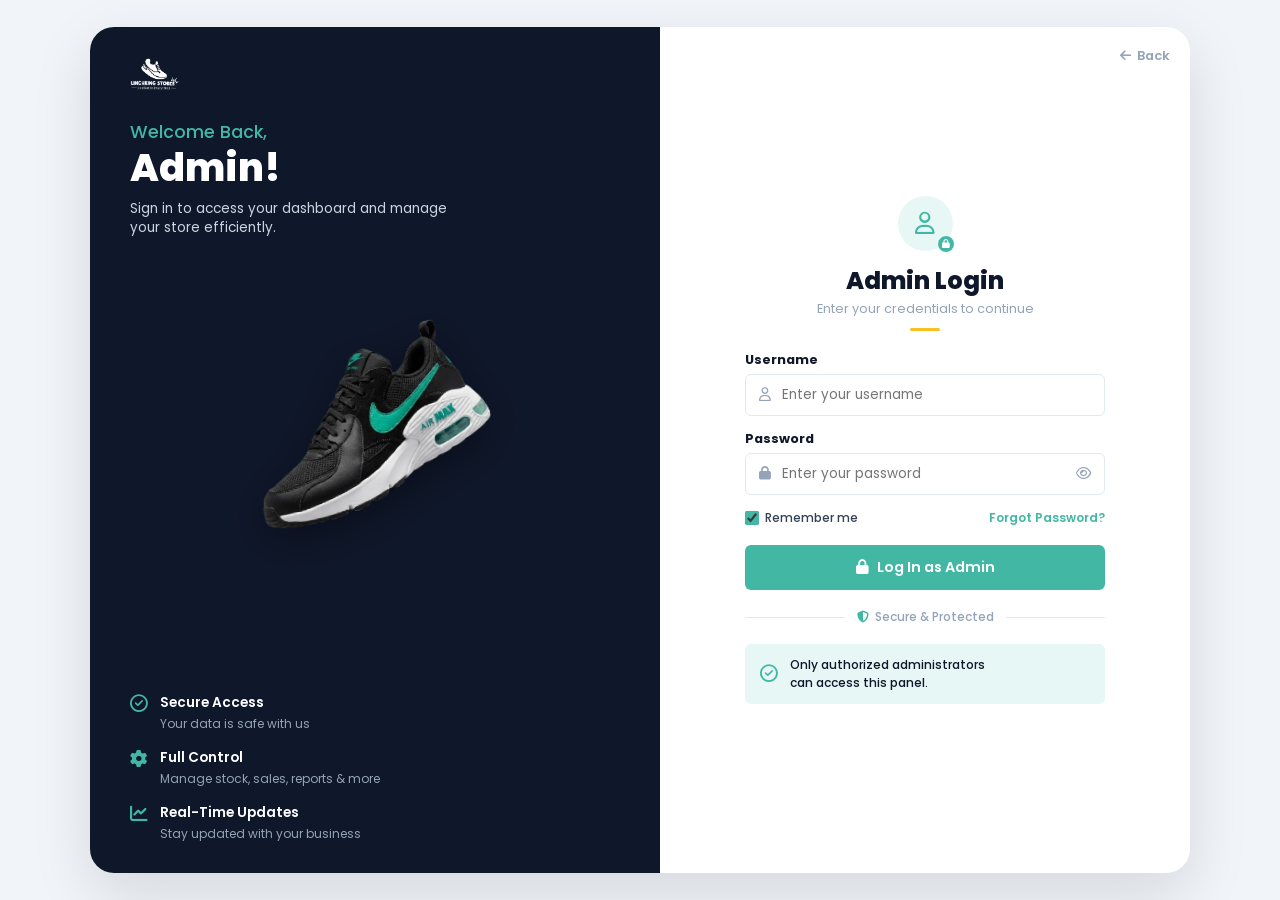
<file: admin-login.html>
<!DOCTYPE html>
<html lang="en">
<head>
    <meta charset="UTF-8">
    <meta name="viewport" content="width=device-width, initial-scale=1.0">
    <title>Admin Login - Linchking Stores</title>
    <link href="https://fonts.googleapis.com/css2?family=Poppins:wght@300;400;500;600;700;800&display=swap" rel="stylesheet">
    <link rel="stylesheet" href="https://cdnjs.cloudflare.com/ajax/libs/font-awesome/6.4.0/css/all.min.css">
    <style>
        :root {
            --teal: #42b8a4;
            --teal-light: #e6f7f5;
            --navy: #0f172a;
            --white: #ffffff;
            --text: #334155;
            --muted: #94a3b8;
            --border: #e2e8f0;
            --font: 'Poppins', sans-serif;
            --ease: all 0.3s ease;
        }
        * { margin: 0; padding: 0; box-sizing: border-box; }
        body { font-family: var(--font); height: 100vh; display: flex; align-items: center; justify-content: center; background: #f1f5f9; padding: 20px; overflow: hidden; }
        
        .login-container {
            display: flex;
            width: 100%;
            max-width: 1100px;
            height: 94vh;
            min-height: 500px;
            background: var(--white);
            border-radius: 24px;
            box-shadow: 0 20px 60px rgba(0,0,0,0.12);
            overflow: hidden;
            position: relative;
        }
        
        .left-panel { flex: 1; background: var(--navy); color: var(--white); padding: 30px 40px; display: flex; flex-direction: column; position: relative; }
        .logo-img { height: 35px; filter: brightness(0) invert(1); margin-bottom: 20px; }
        
        .welcome-sub { font-size: 1.1rem; color: var(--teal); font-weight: 500; margin-bottom: 2px; }
        .welcome-title { font-size: 2.4rem; font-weight: 800; margin-bottom: 10px; line-height: 1.1; color: var(--white); }
        .welcome-desc { font-size: 0.85rem; color: #cbd5e1; max-width: 320px; line-height: 1.4; }
        
        .shoe-img { width: 100%; max-width: 320px; margin: auto; transform: rotate(-5deg); filter: drop-shadow(0 10px 20px rgba(0,0,0,0.4)); }
        
        .features { margin-top: auto; display: flex; flex-direction: column; gap: 15px; }
        .feat-item { display: flex; align-items: flex-start; gap: 12px; }
        .feat-icon { color: var(--teal); font-size: 1.1rem; margin-top: 2px; }
        .feat-text h4 { font-size: 0.85rem; font-weight: 600; margin-bottom: 2px; color: var(--white); }
        .feat-text p { font-size: 0.75rem; color: #94a3b8; }

        .right-panel { flex: 1; display: flex; flex-direction: column; justify-content: center; align-items: center; padding: 20px; position: relative; }
        .login-box { width: 100%; max-width: 360px; }
        
        .icon-top { width: 55px; height: 55px; background: var(--teal-light); border-radius: 50%; display: flex; align-items: center; justify-content: center; font-size: 1.4rem; color: var(--teal); margin: 0 auto 12px; position: relative; }
        .icon-top .lock-badge { position: absolute; bottom: -2px; right: -2px; background: var(--teal); color: var(--white); width: 18px; height: 18px; border-radius: 50%; font-size: 0.55rem; display: flex; align-items: center; justify-content: center; border: 1.5px solid var(--white); }
        
        .login-title { text-align: center; font-size: 1.5rem; color: var(--navy); font-weight: 800; margin-bottom: 2px; }
        .login-sub { text-align: center; font-size: 0.8rem; color: var(--muted); margin-bottom: 20px; }
        .login-sub::after { content: ''; display: block; width: 30px; height: 3px; background: #fbbf24; margin: 10px auto 0; border-radius: 2px; }
        
        .form-group { margin-bottom: 14px; }
        .form-group label { display: block; font-size: 0.8rem; font-weight: 700; margin-bottom: 5px; color: var(--navy); }
        .input-wrap { position: relative; }
        .input-wrap i { position: absolute; left: 14px; top: 50%; transform: translateY(-50%); color: var(--muted); font-size: 0.85rem;}
        .input-wrap input { width: 100%; padding: 10px 14px 10px 36px; border: 1.5px solid var(--border); border-radius: 6px; font-family: var(--font); font-size: 0.85rem; outline: none; transition: var(--ease); color: var(--text); }
        .input-wrap input:focus { border-color: var(--teal); }
        .input-wrap .eye-icon { left: auto; right: 14px; cursor: pointer; }
        
        .form-options { display: flex; justify-content: space-between; align-items: center; margin-bottom: 18px; font-size: 0.75rem; }
        .remember { display: flex; align-items: center; gap: 6px; color: var(--text); font-weight: 500; cursor: pointer; }
        .remember input { accent-color: var(--teal); width: 14px; height: 14px; }
        .forgot { color: var(--teal); font-weight: 600; text-decoration: none; }
        
        .submit-btn { width: 100%; padding: 12px; background: var(--teal); color: var(--white); border: none; border-radius: 6px; font-family: var(--font); font-size: 0.9rem; font-weight: 600; cursor: pointer; display: flex; justify-content: center; align-items: center; gap: 8px; transition: var(--ease); }
        .submit-btn:hover { background: #359f8c; transform: translateY(-2px); box-shadow: 0 8px 15px rgba(66, 184, 164, 0.2); }
        
        .divider { display: flex; align-items: center; text-align: center; margin: 18px 0; color: var(--muted); font-size: 0.75rem; font-weight: 500; }
        .divider::before, .divider::after { content: ''; flex: 1; border-bottom: 1.5px solid var(--border); }
        .divider:not(:empty)::before { margin-right: 12px; }
        .divider:not(:empty)::after { margin-left: 12px; }
        
        .info-box { background: var(--teal-light); border-radius: 6px; padding: 12px 15px; display: flex; align-items: center; gap: 12px; font-size: 0.75rem; color: var(--navy); font-weight: 500; }
        .info-box i { color: var(--teal); font-size: 1.1rem; }
        
        .back-btn { position: absolute; top: 20px; right: 20px; color: var(--muted); font-size: 0.8rem; font-weight: 600; display: flex; align-items: center; gap: 6px; text-decoration: none; transition: var(--ease); }
        .back-btn:hover { color: var(--navy); }
        
                        @media(max-width: 900px) {
            body { padding: 10px; overflow: auto; height: auto; }
            .login-container { flex-direction: column; height: auto; max-height: none; }
            .left-panel { flex: none; width: 100%; min-height: auto; padding: 20px 20px 10px; text-align: center; }
            .right-panel { flex: none; width: 100%; min-height: auto; padding: 10px 20px 30px; }
            .back-btn { position: relative; top: 0; right: 0; justify-content: center; margin-bottom: 15px; }
            
            /* Compress Left Panel for mobile */
            .welcome-title { font-size: 1.8rem; margin-bottom: 0; }
            .welcome-sub { font-size: 0.9rem; margin-bottom: 5px; }
            .welcome-desc, .shoe-img, .features { display: none !important; } /* Hide massive marketing elements */
            .logo-img { max-height: 40px; margin-bottom: 10px; }
            
            /* Compress Login Box */
            .login-box { padding: 20px 15px; box-shadow: 0 5px 20px rgba(0,0,0,0.05); }
            .icon-top { width: 50px; height: 50px; font-size: 1.2rem; margin-bottom: 15px; }
            .login-title { font-size: 1.3rem; }
            .submit-btn { padding: 10px; }
        }
    </style>
    <link rel="icon" href="assets/images/logo.png" type="image/png">
</head>
<body>
    <div class="login-container">
        <div class="left-panel">
        <a href="index.html"><img src="assets/images/logo.png" alt="Logo" class="logo-img"></a>
        <div class="welcome-sub">Welcome Back,</div>
        <h1 class="welcome-title">Admin!</h1>
        <p class="welcome-desc">Sign in to access your dashboard and manage your store efficiently.</p>
        
        <img src="assets/images/hero-shoe.png" alt="Shoe" class="shoe-img">
        
        <div class="features">
            <div class="feat-item">
                <i class="fa-regular fa-circle-check feat-icon"></i>
                <div class="feat-text">
                    <h4>Secure Access</h4>
                    <p>Your data is safe with us</p>
                </div>
            </div>
            <div class="feat-item">
                <i class="fa-solid fa-gear feat-icon"></i>
                <div class="feat-text">
                    <h4>Full Control</h4>
                    <p>Manage stock, sales, reports & more</p>
                </div>
            </div>
            <div class="feat-item">
                <i class="fa-solid fa-chart-line feat-icon"></i>
                <div class="feat-text">
                    <h4>Real-Time Updates</h4>
                    <p>Stay updated with your business</p>
                </div>
            </div>
        </div>
    </div>
    
    <div class="right-panel">
        <a href="login.html" class="back-btn"><i class="fa-solid fa-arrow-left"></i> Back</a>
        <div class="login-box">
            <div class="icon-top">
                <i class="fa-regular fa-user"></i>
                <div class="lock-badge"><i class="fa-solid fa-lock"></i></div>
            </div>
            <h2 class="login-title">Admin Login</h2>
            <p class="login-sub">Enter your credentials to continue</p>
            
            <form id="loginForm" onsubmit="submitLogin(event); return false;">
                <input type="hidden" name="action" value="login">
                            <input type="hidden" name="expected_role" value="Admin">
                <input type="hidden" name="role" value="admin">
                <div class="form-group">
                    <label>Username</label>
                    <div class="input-wrap">
                        <i class="fa-regular fa-user"></i>
                        <input type="text" name="username" id="username" placeholder="Enter your username" required>
                    </div>
                </div>
                <div class="form-group">
                    <label>Password</label>
                    <div class="input-wrap">
                        <i class="fa-solid fa-lock"></i>
                        <input type="password" name="password" id="password" placeholder="Enter your password" required>
                        <i class="fa-regular fa-eye eye-icon"></i>
                    </div>
                </div>
                
                <div class="form-options">
                    <label class="remember">
                        <input type="checkbox" checked> Remember me
                    </label>
                    <a href="#" class="forgot">Forgot Password?</a>
                </div>
                
                <button type="submit" class="submit-btn"><i class="fa-solid fa-lock"></i> Log In as Admin</button>
            </form>
            
            <script>
                function submitLogin(e) {
                    e.preventDefault();
                    const formData = new FormData(document.getElementById('loginForm'));
                    fetch('database/auth.php', { method: 'POST', body: formData })
                    .then(res => res.json())
                    .then(data => {
                        if (data.status === 'success') {
                            if (data.data.must_change_password === 1) {
                                window.location.href = 'dashboard.html?role=' + data.data.role + '&force_pw=1';
                            } else {
                                window.location.href = 'dashboard.html?role=' + data.data.role;
                            }
                        } else {
                            alert(data.message);
                        }
                    });
                }
            </script>
            
            <div class="divider"><i class="fa-solid fa-shield-halved" style="color:var(--teal); margin-right:6px;"></i> Secure & Protected</div>
            
            <div class="info-box">
                <i class="fa-regular fa-circle-check"></i>
                <div>Only authorized administrators<br>can access this panel.</div>
            </div>
        </div>
    </div>
</body>
</html>
</file>
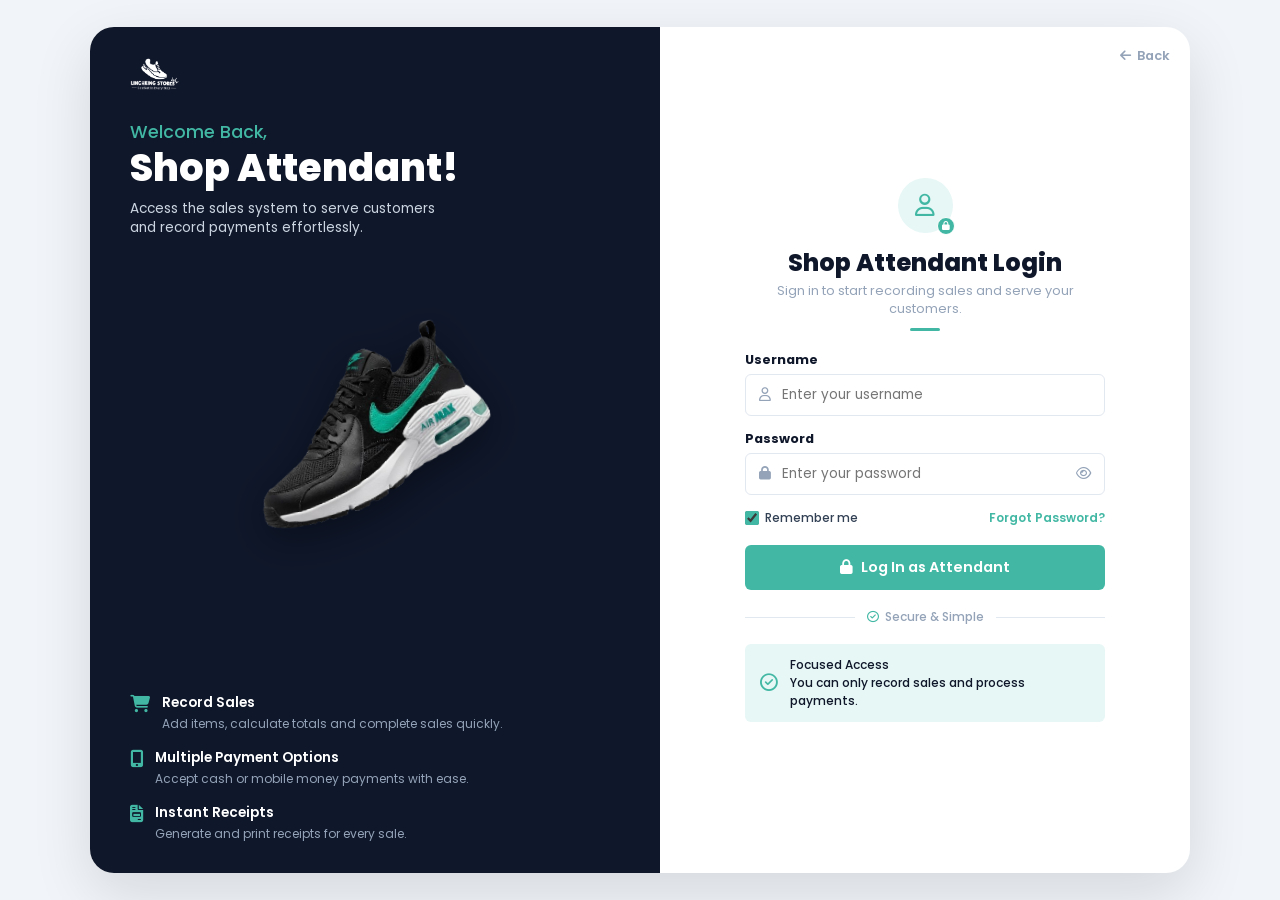
<file: attendant-login.html>
<!DOCTYPE html>
<html lang="en">
<head>
    <meta charset="UTF-8">
    <meta name="viewport" content="width=device-width, initial-scale=1.0">
    <title>Attendant Login - Linchking Stores</title>
    <link href="https://fonts.googleapis.com/css2?family=Poppins:wght@300;400;500;600;700;800&display=swap" rel="stylesheet">
    <link rel="stylesheet" href="https://cdnjs.cloudflare.com/ajax/libs/font-awesome/6.4.0/css/all.min.css">
    <style>
        :root {
            --teal: #42b8a4;
            --teal-light: #e6f7f5;
            --navy: #0f172a;
            --white: #ffffff;
            --text: #334155;
            --muted: #94a3b8;
            --border: #e2e8f0;
            --font: 'Poppins', sans-serif;
            --ease: all 0.3s ease;
        }
        * { margin: 0; padding: 0; box-sizing: border-box; }
        body { font-family: var(--font); height: 100vh; display: flex; align-items: center; justify-content: center; background: #f1f5f9; padding: 20px; overflow: hidden; }
        
        .login-container {
            display: flex;
            width: 100%;
            max-width: 1100px;
            height: 94vh;
            min-height: 500px;
            background: var(--white);
            border-radius: 24px;
            box-shadow: 0 20px 60px rgba(0,0,0,0.12);
            overflow: hidden;
            position: relative;
        }
        
        .left-panel { flex: 1; background: var(--navy); color: var(--white); padding: 30px 40px; display: flex; flex-direction: column; position: relative; }
        .logo-img { height: 35px; filter: brightness(0) invert(1); margin-bottom: 20px; }
        
        .welcome-sub { font-size: 1.1rem; color: var(--teal); font-weight: 500; margin-bottom: 2px; }
        .welcome-title { font-size: 2.4rem; font-weight: 800; margin-bottom: 10px; line-height: 1.1; color: var(--white); }
        .welcome-desc { font-size: 0.85rem; color: #cbd5e1; max-width: 320px; line-height: 1.4; }
        
        .shoe-img { width: 100%; max-width: 320px; margin: auto; transform: rotate(-5deg); filter: drop-shadow(0 10px 20px rgba(0,0,0,0.4)); }
        
        .features { margin-top: auto; display: flex; flex-direction: column; gap: 15px; }
        .feat-item { display: flex; align-items: flex-start; gap: 12px; }
        .feat-icon { color: var(--teal); font-size: 1.1rem; margin-top: 2px; }
        .feat-text h4 { font-size: 0.85rem; font-weight: 600; margin-bottom: 2px; color: var(--white); }
        .feat-text p { font-size: 0.75rem; color: #94a3b8; }

        .right-panel { flex: 1; display: flex; flex-direction: column; justify-content: center; align-items: center; padding: 20px; position: relative; }
        .login-box { width: 100%; max-width: 360px; }
        
        .icon-top { width: 55px; height: 55px; background: var(--teal-light); border-radius: 50%; display: flex; align-items: center; justify-content: center; font-size: 1.4rem; color: var(--teal); margin: 0 auto 12px; position: relative; }
        .icon-top .lock-badge { position: absolute; bottom: -2px; right: -2px; background: var(--teal); color: var(--white); width: 18px; height: 18px; border-radius: 50%; font-size: 0.55rem; display: flex; align-items: center; justify-content: center; border: 1.5px solid var(--white); }
        
        .login-title { text-align: center; font-size: 1.5rem; color: var(--navy); font-weight: 800; margin-bottom: 2px; }
        .login-sub { text-align: center; font-size: 0.8rem; color: var(--muted); margin-bottom: 20px; }
        .login-sub::after { content: ''; display: block; width: 30px; height: 3px; background: var(--teal); margin: 10px auto 0; border-radius: 2px; }
        
        .form-group { margin-bottom: 14px; }
        .form-group label { display: block; font-size: 0.8rem; font-weight: 700; margin-bottom: 5px; color: var(--navy); }
        .input-wrap { position: relative; }
        .input-wrap i { position: absolute; left: 14px; top: 50%; transform: translateY(-50%); color: var(--muted); font-size: 0.85rem;}
        .input-wrap input { width: 100%; padding: 10px 14px 10px 36px; border: 1.5px solid var(--border); border-radius: 6px; font-family: var(--font); font-size: 0.85rem; outline: none; transition: var(--ease); color: var(--text); }
        .input-wrap input:focus { border-color: var(--teal); }
        .input-wrap .eye-icon { left: auto; right: 14px; cursor: pointer; }
        
        .form-options { display: flex; justify-content: space-between; align-items: center; margin-bottom: 18px; font-size: 0.75rem; }
        .remember { display: flex; align-items: center; gap: 6px; color: var(--text); font-weight: 500; cursor: pointer; }
        .remember input { accent-color: var(--teal); width: 14px; height: 14px; }
        .forgot { color: var(--teal); font-weight: 600; text-decoration: none; }
        
        .submit-btn { width: 100%; padding: 12px; background: var(--teal); color: var(--white); border: none; border-radius: 6px; font-family: var(--font); font-size: 0.9rem; font-weight: 600; cursor: pointer; display: flex; justify-content: center; align-items: center; gap: 8px; transition: var(--ease); }
        .submit-btn:hover { background: #359f8c; transform: translateY(-2px); box-shadow: 0 8px 15px rgba(66, 184, 164, 0.2); }
        
        .divider { display: flex; align-items: center; text-align: center; margin: 18px 0; color: var(--muted); font-size: 0.75rem; font-weight: 500; }
        .divider::before, .divider::after { content: ''; flex: 1; border-bottom: 1.5px solid var(--border); }
        .divider:not(:empty)::before { margin-right: 12px; }
        .divider:not(:empty)::after { margin-left: 12px; }
        
        .info-box { background: var(--teal-light); border-radius: 6px; padding: 12px 15px; display: flex; align-items: center; gap: 12px; font-size: 0.75rem; color: var(--navy); font-weight: 500; }
        .info-box i { color: var(--teal); font-size: 1.1rem; }
        
        .back-btn { position: absolute; top: 20px; right: 20px; color: var(--muted); font-size: 0.8rem; font-weight: 600; display: flex; align-items: center; gap: 6px; text-decoration: none; transition: var(--ease); }
        .back-btn:hover { color: var(--navy); }
        
                        @media(max-width: 900px) {
            body { padding: 10px; overflow: auto; height: auto; }
            .login-container { flex-direction: column; height: auto; max-height: none; }
            .left-panel { flex: none; width: 100%; min-height: auto; padding: 20px 20px 10px; text-align: center; }
            .right-panel { flex: none; width: 100%; min-height: auto; padding: 10px 20px 30px; }
            .back-btn { position: relative; top: 0; right: 0; justify-content: center; margin-bottom: 15px; }
            
            /* Compress Left Panel for mobile */
            .welcome-title { font-size: 1.8rem; margin-bottom: 0; }
            .welcome-sub { font-size: 0.9rem; margin-bottom: 5px; }
            .welcome-desc, .shoe-img, .features { display: none !important; } /* Hide massive marketing elements */
            .logo-img { max-height: 40px; margin-bottom: 10px; }
            
            /* Compress Login Box */
            .login-box { padding: 20px 15px; box-shadow: 0 5px 20px rgba(0,0,0,0.05); }
            .icon-top { width: 50px; height: 50px; font-size: 1.2rem; margin-bottom: 15px; }
            .login-title { font-size: 1.3rem; }
            .submit-btn { padding: 10px; }
        }
    </style>
    <link rel="icon" href="assets/images/logo.png" type="image/png">
</head>
<body>
    <div class="login-container">
        <div class="left-panel">
        <a href="index.html"><img src="assets/images/logo.png" alt="Logo" class="logo-img"></a>
        <div class="welcome-sub">Welcome Back,</div>
        <h1 class="welcome-title">Shop Attendant!</h1>
        <p class="welcome-desc">Access the sales system to serve customers and record payments effortlessly.</p>
        
        <img src="assets/images/hero-shoe.png" alt="Shoe" class="shoe-img">
        
        <div class="features">
            <div class="feat-item">
                <i class="fa-solid fa-cart-shopping feat-icon"></i>
                <div class="feat-text">
                    <h4>Record Sales</h4>
                    <p>Add items, calculate totals and complete sales quickly.</p>
                </div>
            </div>
            <div class="feat-item">
                <i class="fa-solid fa-mobile-screen-button feat-icon"></i>
                <div class="feat-text">
                    <h4>Multiple Payment Options</h4>
                    <p>Accept cash or mobile money payments with ease.</p>
                </div>
            </div>
            <div class="feat-item">
                <i class="fa-solid fa-file-invoice feat-icon"></i>
                <div class="feat-text">
                    <h4>Instant Receipts</h4>
                    <p>Generate and print receipts for every sale.</p>
                </div>
            </div>
        </div>
    </div>
    
    <div class="right-panel">
        <a href="login.html" class="back-btn"><i class="fa-solid fa-arrow-left"></i> Back</a>
        <div class="login-box">
            <div class="icon-top">
                <i class="fa-regular fa-user"></i>
                <div class="lock-badge"><i class="fa-solid fa-lock"></i></div>
            </div>
            <h2 class="login-title">Shop Attendant Login</h2>
            <p class="login-sub">Sign in to start recording sales and serve your customers.</p>
            
            <form id="loginForm" onsubmit="submitLogin(event); return false;">
                <input type="hidden" name="action" value="login">
                            <input type="hidden" name="expected_role" value="Attendant">
                <input type="hidden" name="role" value="attendant">
                <div class="form-group">
                    <label>Username</label>
                    <div class="input-wrap">
                        <i class="fa-regular fa-user"></i>
                        <input type="text" name="username" id="username" placeholder="Enter your username" required>
                    </div>
                </div>
                <div class="form-group">
                    <label>Password</label>
                    <div class="input-wrap">
                        <i class="fa-solid fa-lock"></i>
                        <input type="password" name="password" id="password" placeholder="Enter your password" required>
                        <i class="fa-regular fa-eye eye-icon"></i>
                    </div>
                </div>
                
                <div class="form-options">
                    <label class="remember">
                        <input type="checkbox" checked> Remember me
                    </label>
                    <a href="#" class="forgot">Forgot Password?</a>
                </div>
                
                <button type="submit" class="submit-btn"><i class="fa-solid fa-lock"></i> Log In as Attendant</button>
            </form>
            
            <script>
                function submitLogin(e) {
                    e.preventDefault();
                    const formData = new FormData(document.getElementById('loginForm'));
                    fetch('database/auth.php', { method: 'POST', body: formData })
                    .then(res => res.json())
                    .then(data => {
                        if (data.status === 'success') {
                            if (data.data.must_change_password === 1) {
                                window.location.href = 'dashboard.html?role=' + data.data.role + '&force_pw=1';
                            } else {
                                window.location.href = 'dashboard.html?role=' + data.data.role;
                            }
                        } else {
                            alert(data.message);
                        }
                    });
                }
            </script>
            
            <div class="divider"><i class="fa-regular fa-circle-check" style="color:var(--teal); margin-right:6px;"></i> Secure & Simple</div>
            
            <div class="info-box">
                <i class="fa-regular fa-circle-check"></i>
                <div>Focused Access<br>You can only record sales and process payments.</div>
            </div>
        </div>
    </div>
</body>
</html>
</file>
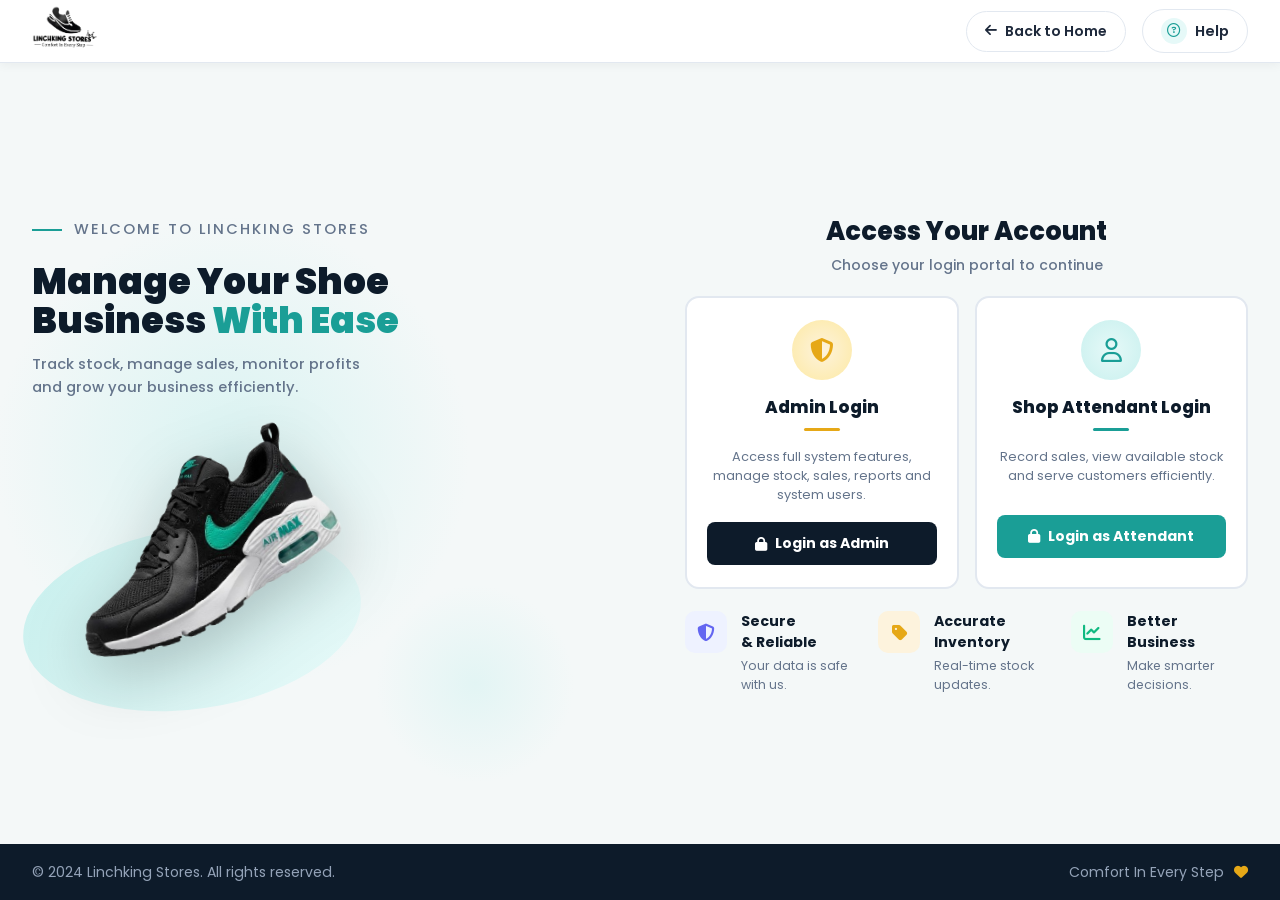
<file: login.html>
<!DOCTYPE html>
<html lang="en">
<head>
    <meta charset="UTF-8">
    <meta name="viewport" content="width=device-width, initial-scale=1.0">
    <title>Login - Linchking Stores</title>
    <meta name="description" content="Login to Linchking Stores management system - Admin or Shop Attendant access.">
    <link rel="preconnect" href="https://fonts.googleapis.com">
    <link rel="preconnect" href="https://fonts.gstatic.com" crossorigin>
    <link href="https://fonts.googleapis.com/css2?family=Poppins:wght@300;400;500;600;700;800;900&display=swap" rel="stylesheet">
    <link rel="stylesheet" href="https://cdnjs.cloudflare.com/ajax/libs/font-awesome/6.4.0/css/all.min.css">
    <style>
        :root {
            --teal:       #1a9e96;
            --teal-dark:  #14827b;
            --teal-light: #e6f9f8;
            --teal-mid:   #c8f0ee;
            --navy:       #0d1b2a;
            --white:      #ffffff;
            --off-white:  #f4f8f8;
            --text:       #1e293b;
            --muted:      #64748b;
            --border:     #e2e8f0;
            --gold:       #e6a817;
            --gold-light: #fdf3dd;
            --font:       'Poppins', sans-serif;
            --ease:       all 0.28s ease;
            --radius:     14px;
        }

        *, *::before, *::after { margin: 0; padding: 0; box-sizing: border-box; }
        html { scroll-behavior: smooth; }

        body {
            font-family: var(--font);
            background: var(--off-white);
            color: var(--text);
            height: 100vh;
            display: flex;
            flex-direction: column;
            overflow: hidden;
        }

        a { text-decoration: none; color: inherit; transition: var(--ease); }

        /* ===================== NAVBAR ===================== */
        .navbar {
            background: var(--white);
            border-bottom: 1px solid var(--border);
            box-shadow: 0 2px 10px rgba(0,0,0,0.05);
            position: sticky;
            top: 0;
            z-index: 100;
        }
        .nav-inner {
            max-width: 1280px;
            margin: 0 auto;
            padding: 0 32px;
            height: 62px;
            display: flex;
            align-items: center;
            justify-content: space-between;
        }
        .nav-logo img {
            height: 46px;
            width: auto;
            object-fit: contain;
            mix-blend-mode: multiply;
        }
        .nav-links {
            display: flex;
            align-items: center;
            gap: 36px;
        }
        .nav-links a {
            font-weight: 600;
            font-size: 0.95rem;
            color: var(--text);
            position: relative;
            padding-bottom: 4px;
        }
        .nav-links a::after {
            content: '';
            position: absolute;
            bottom: 0; left: 0;
            width: 0; height: 2.5px;
            background: var(--teal);
            border-radius: 2px;
            transition: var(--ease);
        }
        .nav-links a:hover { color: var(--teal); }
        .nav-links a:hover::after,
        .nav-links a.active::after { width: 100%; }
        .nav-links a.active { color: var(--teal); }

        .nav-divider {
            width: 1px;
            height: 28px;
            background: var(--border);
        }
        .back-btn {
            display: inline-flex;
            align-items: center;
            gap: 8px;
            padding: 9px 18px;
            border-radius: 50px;
            border: 1.5px solid var(--border);
            font-weight: 600;
            font-size: 0.88rem;
            color: var(--text);
            background: var(--white);
            transition: var(--ease);
            cursor: pointer;
        }
        .back-btn:hover {
            border-color: var(--teal);
            color: var(--teal);
            background: var(--teal-light);
            transform: translateX(-3px);
        }
        .back-btn i {
            font-size: 0.85rem;
        }
        .help-btn {
            display: flex;
            align-items: center;
            gap: 8px;
            padding: 8px 18px;
            border-radius: 50px;
            border: 1.5px solid var(--border);
            font-weight: 600;
            font-size: 0.9rem;
            color: var(--text);
            transition: var(--ease);
        }
        .help-btn i {
            width: 26px; height: 26px;
            background: var(--teal-light);
            color: var(--teal);
            border-radius: 50%;
            display: flex; align-items: center; justify-content: center;
            font-size: 0.85rem;
        }
        .help-btn:hover {
            border-color: var(--teal);
            color: var(--teal);
            background: var(--teal-light);
        }

        /* ===================== MAIN ===================== */
        .main {
            flex: 1;
            display: flex;
            align-items: stretch;
            max-width: 1280px;
            margin: 0 auto;
            width: 100%;
            padding: 0 32px;
            gap: 0;
            flex: 1;
        }

        /* ---- LEFT PANEL ---- */
        .left-panel {
            flex: 1;
            display: flex;
            flex-direction: column;
            justify-content: center;
            padding: 20px 40px 20px 0;
            position: relative;
        }

        /* Background blobs */
        .left-panel::before {
            content: '';
            position: absolute;
            top: 50%;
            left: -40px;
            transform: translateY(-50%);
            width: 480px;
            height: 480px;
            background: radial-gradient(circle, var(--teal-mid) 0%, transparent 70%);
            border-radius: 50%;
            z-index: 0;
            opacity: 0.6;
        }
        .left-panel::after {
            content: '';
            position: absolute;
            bottom: 60px;
            right: 60px;
            width: 200px;
            height: 200px;
            background: radial-gradient(circle, var(--teal-mid) 0%, transparent 70%);
            border-radius: 50%;
            z-index: 0;
            opacity: 0.4;
        }

        .left-content {
            position: relative;
            z-index: 2;
        }

        .left-label {
            font-size: 0.75rem;
            font-weight: 700;
            letter-spacing: 2px;
            color: var(--teal);
            text-transform: uppercase;
            margin-bottom: 20px;
            display: flex;
            align-items: center;
            gap: 12px;
        }
        .left-label::before {
            content: '';
            width: 30px;
            height: 2px;
            background: var(--teal);
        }

        .left-panel h1 {
            font-size: clamp(1.6rem, 2.8vw, 2.6rem);
            font-weight: 900;
            line-height: 1.1;
            color: var(--navy);
            margin-bottom: 12px;
        }
        .left-panel h1 span { color: var(--teal); }

        .left-panel p {
            font-size: 0.92rem;
            color: var(--muted);
            font-weight: 500;
            line-height: 1.6;
            max-width: 380px;
            margin-bottom: 20px;
        }

        /* Shoe Image - positioned as focal point */
        .shoe-wrap {
            position: relative;
            display: flex;
            align-items: center;
            margin-top: 0;
        }

        /* Big teal ellipse blob behind shoe */
        .shoe-blob {
            position: absolute;
            bottom: -20px;
            left: -10px;
            width: 340px;
            height: 180px;
            background: linear-gradient(135deg, var(--teal-mid) 0%, var(--teal-light) 100%);
            border-radius: 50%;
            z-index: 0;
            transform: rotate(-8deg);
        }

        .hero-shoe {
            position: relative;
            z-index: 2;
            width: 360px;
            max-width: 100%;
            object-fit: contain;
            filter: drop-shadow(0 20px 32px rgba(0,0,0,0.22));
            transform: rotate(-5deg) translateY(-10px);
            animation: shoeFloat 4s ease-in-out infinite;
        }

        @keyframes shoeFloat {
            0%, 100% { transform: rotate(-5deg) translateY(-10px); }
            50%       { transform: rotate(-5deg) translateY(-24px); }
        }

        /* ---- RIGHT PANEL ---- */
        .right-panel {
            flex: 1;
            display: flex;
            flex-direction: column;
            justify-content: center;
            padding: 20px 0 20px 50px;
        }

        .portal-title {
            text-align: center;
            margin-bottom: 20px;
        }
        .portal-title h2 {
            font-size: 1.6rem;
            font-weight: 800;
            color: var(--navy);
            margin-bottom: 4px;
        }
        .portal-title p {
            font-size: 0.88rem;
            color: var(--muted);
            font-weight: 500;
        }

        /* Login cards row */
        .login-cards {
            display: grid;
            grid-template-columns: 1fr 1fr;
            gap: 16px;
            margin-bottom: 22px;
        }

        .login-card {
            background: var(--white);
            border-radius: var(--radius);
            padding: 22px 20px;
            text-align: center;
            border: 2px solid var(--border);
            transition: var(--ease);
            cursor: pointer;
        }
        .login-card:hover {
            border-color: var(--teal);
            box-shadow: 0 12px 36px rgba(26,158,150,0.12);
            transform: translateY(-4px);
        }

        /* Card icon circles */
        .card-icon {
            width: 60px;
            height: 60px;
            border-radius: 50%;
            display: flex;
            align-items: center;
            justify-content: center;
            margin: 0 auto 14px;
            font-size: 1.5rem;
        }
        .card-icon.gold-icon {
            background: radial-gradient(circle, var(--gold-light) 0%, #fde9a2 100%);
            color: var(--gold);
        }
        .card-icon.teal-icon {
            background: radial-gradient(circle, var(--teal-light) 0%, var(--teal-mid) 100%);
            color: var(--teal);
        }

        .login-card h3 {
            font-size: 1.05rem;
            font-weight: 800;
            color: var(--navy);
            margin-bottom: 8px;
        }

        /* Underline accent below title */
        .card-divider {
            width: 36px;
            height: 2.5px;
            background: var(--gold);
            border-radius: 2px;
            margin: 0 auto 16px;
        }
        .login-card:nth-child(2) .card-divider { background: var(--teal); }

        .login-card p {
            font-size: 0.8rem;
            color: var(--muted);
            line-height: 1.5;
            margin-bottom: 18px;
            min-height: 50px;
        }

        /* Login buttons inside cards */
        .card-btn {
            display: flex;
            align-items: center;
            justify-content: center;
            gap: 8px;
            width: 100%;
            padding: 11px 16px;
            border-radius: 8px;
            font-family: var(--font);
            font-weight: 700;
            font-size: 0.88rem;
            border: none;
            cursor: pointer;
            transition: var(--ease);
        }
        .card-btn.admin-btn {
            background: var(--navy);
            color: var(--white);
        }
        .card-btn.admin-btn:hover {
            background: #192540;
            transform: translateY(-2px);
            box-shadow: 0 8px 20px rgba(13,27,42,0.25);
        }
        .card-btn.attendant-btn {
            background: var(--teal);
            color: var(--white);
        }
        .card-btn.attendant-btn:hover {
            background: var(--teal-dark);
            transform: translateY(-2px);
            box-shadow: 0 8px 20px rgba(26,158,150,0.3);
        }

        /* ---- Features Row ---- */
        .features-row {
            display: grid;
            grid-template-columns: repeat(3, 1fr);
            gap: 16px;
        }

        .feat-item {
            display: flex;
            align-items: flex-start;
            gap: 14px;
        }

        .feat-ico {
            width: 42px;
            height: 42px;
            border-radius: 10px;
            display: flex;
            align-items: center;
            justify-content: center;
            font-size: 1.1rem;
            flex-shrink: 0;
        }
        .feat-ico.shield-ico { background: #eef2ff; color: #6366f1; }
        .feat-ico.tag-ico    { background: var(--gold-light); color: var(--gold); }
        .feat-ico.chart-ico  { background: #ecfdf5; color: #10b981; }

        .feat-text h4 { font-size: 0.88rem; font-weight: 700; color: var(--navy); margin-bottom: 4px; }
        .feat-text p  { font-size: 0.78rem; color: var(--muted); line-height: 1.5; }

        /* ===================== MINI FOOTER ===================== */
        .mini-footer {
            background: var(--navy);
            color: #94a3b8;
            font-size: 0.88rem;
        }
        .mini-footer-inner {
            max-width: 1280px;
            margin: 0 auto;
            padding: 0 32px;
            height: 56px;
            display: flex;
            align-items: center;
            justify-content: space-between;
        }
        .mini-footer a { color: #94a3b8; }
        .mini-footer a:hover { color: var(--teal); }
        .footer-heart { color: var(--gold); margin-left: 6px; }

        /* ===================== MODAL FORMS ===================== */
        .modal-overlay {
            display: none;
            position: fixed;
            inset: 0;
            background: rgba(13,27,42,0.55);
            backdrop-filter: blur(4px);
            z-index: 500;
            align-items: center;
            justify-content: center;
            padding: 20px;
        }
        .modal-overlay.open { display: flex; }

        .modal {
            background: var(--white);
            border-radius: 20px;
            padding: 44px 40px;
            width: 100%;
            max-width: 440px;
            position: relative;
            box-shadow: 0 32px 80px rgba(0,0,0,0.2);
            animation: slideUp 0.35s ease;
        }
        @keyframes slideUp {
            from { opacity: 0; transform: translateY(30px); }
            to   { opacity: 1; transform: translateY(0); }
        }

        .modal-close {
            position: absolute;
            top: 18px; right: 20px;
            background: none;
            border: none;
            font-size: 1.4rem;
            color: var(--muted);
            cursor: pointer;
            transition: var(--ease);
        }
        .modal-close:hover { color: var(--navy); transform: rotate(90deg); }

        .modal-icon {
            width: 64px; height: 64px;
            border-radius: 50%;
            display: flex; align-items: center; justify-content: center;
            font-size: 1.7rem;
            margin: 0 auto 20px;
        }
        .modal-icon.admin-icon { background: var(--gold-light); color: var(--gold); }
        .modal-icon.att-icon   { background: var(--teal-light); color: var(--teal); }

        .modal h3 {
            text-align: center;
            font-size: 1.5rem;
            font-weight: 800;
            color: var(--navy);
            margin-bottom: 6px;
        }
        .modal .modal-sub {
            text-align: center;
            font-size: 0.9rem;
            color: var(--muted);
            margin-bottom: 30px;
        }

        .form-group { margin-bottom: 18px; }
        .form-group label {
            display: block;
            font-size: 0.85rem;
            font-weight: 600;
            color: var(--navy);
            margin-bottom: 7px;
        }
        .input-wrap {
            position: relative;
        }
        .input-wrap i {
            position: absolute;
            left: 14px; top: 50%;
            transform: translateY(-50%);
            color: var(--muted);
            font-size: 0.95rem;
        }
        .input-wrap input {
            width: 100%;
            padding: 13px 14px 13px 40px;
            border-radius: 8px;
            border: 1.5px solid var(--border);
            font-family: var(--font);
            font-size: 0.93rem;
            color: var(--text);
            outline: none;
            transition: var(--ease);
        }
        .input-wrap input:focus { border-color: var(--teal); box-shadow: 0 0 0 3px rgba(26,158,150,0.1); }

        .modal-submit {
            width: 100%;
            padding: 14px;
            border: none;
            border-radius: 8px;
            font-family: var(--font);
            font-weight: 700;
            font-size: 1rem;
            cursor: pointer;
            transition: var(--ease);
            margin-top: 8px;
        }
        .modal-submit.admin-submit {
            background: var(--navy);
            color: var(--white);
        }
        .modal-submit.admin-submit:hover { background: #192540; transform: translateY(-2px); }
        .modal-submit.att-submit {
            background: var(--teal);
            color: var(--white);
        }
        .modal-submit.att-submit:hover { background: var(--teal-dark); transform: translateY(-2px); }

        .modal-back {
            display: flex;
            align-items: center;
            justify-content: center;
            gap: 8px;
            margin-top: 18px;
            font-size: 0.87rem;
            color: var(--muted);
            cursor: pointer;
            transition: var(--ease);
        }
        .modal-back:hover { color: var(--teal); }

        /* ===================== RESPONSIVE ===================== */
        @media (max-width: 900px) {
            .main { flex-direction: column; padding: 0 20px; }
            .left-panel  { padding: 50px 0 20px; }
            .right-panel { padding: 20px 0 50px; }
            .left-panel::before, .left-panel::after { display: none; }
            .shoe-blob   { width: 280px; height: 160px; }
            .hero-shoe   { width: 300px; }
        }
                        @media (max-width: 560px) {
            .login-cards { grid-template-columns: 1fr; gap: 12px; }
            .nav-links, .nav-divider, .features-row { display: none; }
            .modal { padding: 34px 24px; }
            
            /* Navbar compression */
            .nav-inner { padding: 10px 15px; }
            .nav-logo img { height: 35px !important; }
            .back-btn, .help-btn { padding: 6px 12px; font-size: 0.75rem; }
            
            /* Compress Left Panel (Hide unnecessary marketing fluff on mobile) */
            .left-panel { padding: 15px 0 5px; text-align: center; }
            .left-label { font-size: 0.7rem; margin-bottom: 5px; }
            .left-content h1 { font-size: 1.5rem; margin-bottom: 0; }
            .left-content p { display: none; } /* Hide long description */
            .shoe-wrap { display: none !important; } /* Hide giant shoe to save vertical space */
            
            /* Pull up the Login Portal */
            .right-panel { padding: 10px 0 20px; }
            .portal-title h2 { font-size: 1.3rem; margin-bottom: 2px; }
            .portal-title p { margin-bottom: 15px; font-size: 0.85rem; }
            
            /* Make login cards super compact */
            .login-card { padding: 15px; }
            .card-icon { width: 40px; height: 40px; font-size: 1.1rem; margin-bottom: 10px; }
            .login-card h3 { font-size: 1.1rem; margin-bottom: 10px; }
            .card-divider, .login-card p { display: none; } /* Hide descriptions */
            .card-btn { padding: 10px; font-size: 0.9rem; }
        }
    </style>
    <link rel="icon" href="assets/images/logo.png" type="image/png">
</head>
<body>

    <!-- ===== NAVBAR ===== -->
    <header class="navbar">
        <div class="nav-inner">
            <a href="index.html" class="nav-logo">
                <img src="assets/images/logo.png" alt="Linchking Stores">
            </a>

            <div style="display:flex; align-items:center; gap:16px;">
                <a href="index.html" class="back-btn" id="back-home-btn">
                    <i class="fa-solid fa-arrow-left"></i> Back to Home
                </a>
                <a href="#" class="help-btn" id="help-btn">
                    <i class="fa-regular fa-circle-question"></i>
                    Help
                </a>
            </div>
        </div>
    </header>

    <!-- ===== MAIN CONTENT ===== -->
    <div class="main">

        <!-- LEFT: Hero + Shoe -->
        <div class="left-panel">
            <div class="left-content">
                <p class="left-label">WELCOME TO LINCHKING STORES</p>
                <h1>
                    Manage Your Shoe<br>
                    Business <span>With Ease</span>
                </h1>
                <p>Track stock, manage sales, monitor profits<br>and grow your business efficiently.</p>

                <div class="shoe-wrap">
                    <div class="shoe-blob"></div>
                    <img src="assets/images/hero-shoe.png" alt="Premium Sneaker" class="hero-shoe" id="login-shoe">
                </div>
            </div>
        </div>

        <!-- RIGHT: Login Portal -->
        <div class="right-panel">
            <div class="portal-title">
                <h2>Access Your Account</h2>
                <p>Choose your login portal to continue</p>
            </div>

            <!-- Two Login Cards -->
            <div class="login-cards">

                <!-- Admin Card -->
                <div class="login-card" id="admin-card">
                    <div class="card-icon gold-icon">
                        <i class="fa-solid fa-shield-halved"></i>
                    </div>
                    <h3>Admin Login</h3>
                    <div class="card-divider"></div>
                    <p>Access full system features, manage stock, sales, reports and system users.</p>
                    <a href="admin-login.html" class="card-btn admin-btn" id="open-admin-modal">
                        <i class="fa-solid fa-lock"></i> Login as Admin
                    </a>
                </div>

                <!-- Attendant Card -->
                <div class="login-card" id="attendant-card">
                    <div class="card-icon teal-icon">
                        <i class="fa-regular fa-user"></i>
                    </div>
                    <h3>Shop Attendant Login</h3>
                    <div class="card-divider"></div>
                    <p>Record sales, view available stock and serve customers efficiently.</p>
                    <a href="attendant-login.html" class="card-btn attendant-btn" id="open-attendant-modal">
                        <i class="fa-solid fa-lock"></i> Login as Attendant
                    </a>
                </div>
            </div>

            <!-- Feature badges -->
            <div class="features-row">
                <div class="feat-item">
                    <div class="feat-ico shield-ico"><i class="fa-solid fa-shield-halved"></i></div>
                    <div class="feat-text">
                        <h4>Secure<br>&amp; Reliable</h4>
                        <p>Your data is safe with us.</p>
                    </div>
                </div>
                <div class="feat-item">
                    <div class="feat-ico tag-ico"><i class="fa-solid fa-tag"></i></div>
                    <div class="feat-text">
                        <h4>Accurate<br>Inventory</h4>
                        <p>Real-time stock updates.</p>
                    </div>
                </div>
                <div class="feat-item">
                    <div class="feat-ico chart-ico"><i class="fa-solid fa-chart-line"></i></div>
                    <div class="feat-text">
                        <h4>Better<br>Business</h4>
                        <p>Make smarter decisions.</p>
                    </div>
                </div>
            </div>
        </div>
    </div>

    <!-- ===== MINI FOOTER ===== -->
    <footer class="mini-footer">
        <div class="mini-footer-inner">
            <span>© 2024 Linchking Stores. All rights reserved.</span>
            <span>Comfort In Every Step <i class="fa-solid fa-heart footer-heart"></i></span>
        </div>
    </footer>

</body>
</html>
</file>
